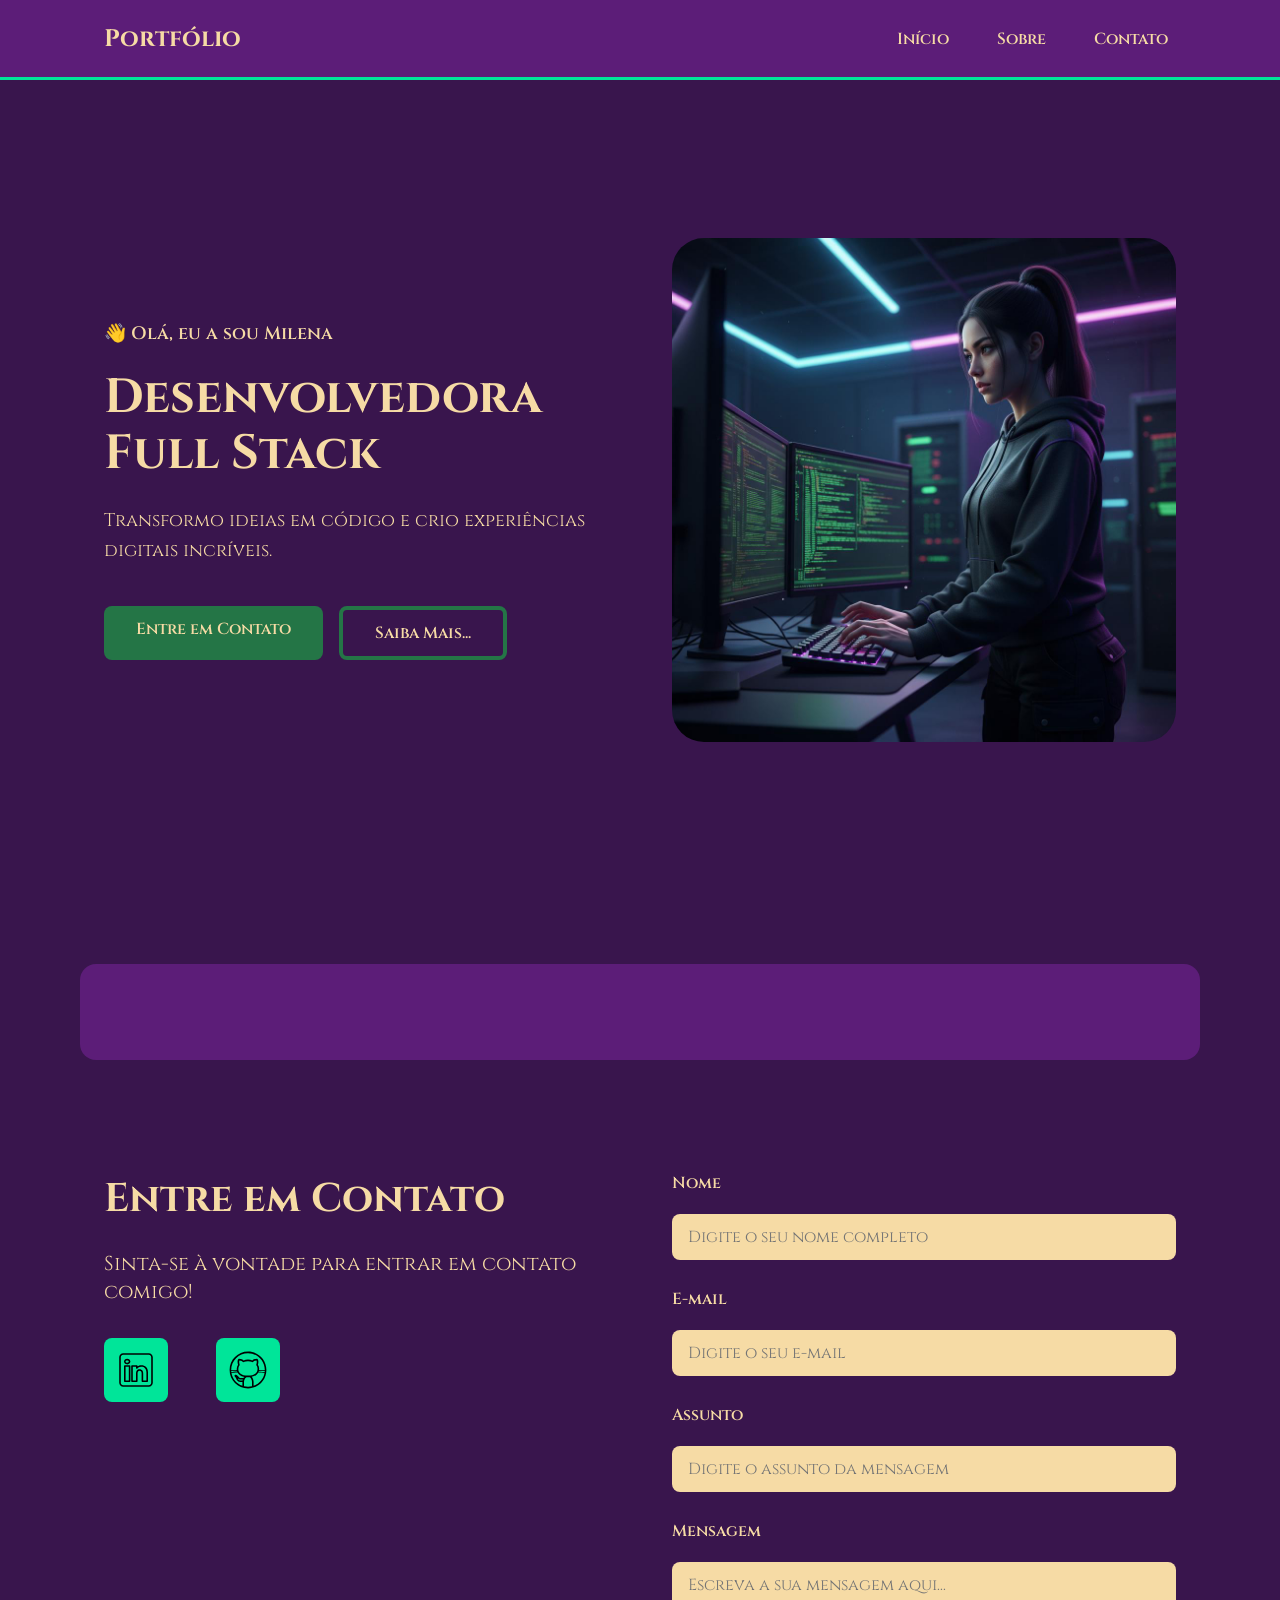
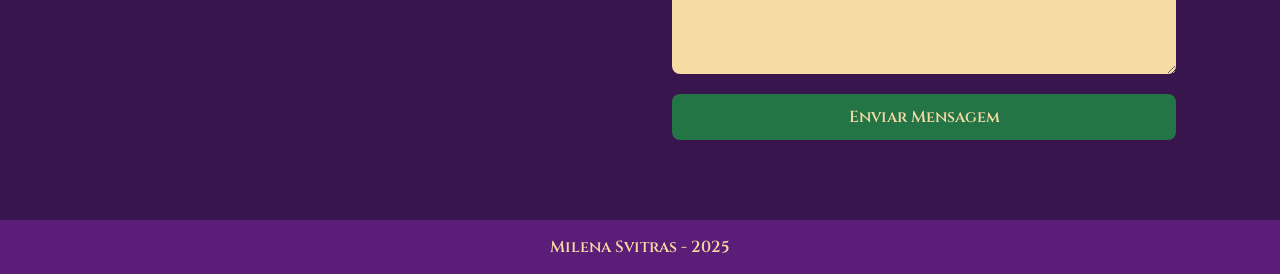
<file: index.html>
<!DOCTYPE html>
<html lang="pt-br">

<head>

    <!-- Servidores de Fontes do Google -->
    <link rel="preconnect" href="https://fonts.googleapis.com">
    <link rel="preconnect" href="https://fonts.gstatic.com" crossorigin>

     <!-- Google Fonts -->
    <link href="https://fonts.googleapis.com/css2?family=Cinzel:wght@400;700&family=Inter:wght@300;400;600&display=swap" rel="stylesheet">
    
    <!--PADRÃO DE CARACTERES -->
    <meta charset="UTF-8">

    <!-- LAYOUT MOBILE -->
    <meta name="viewport" content="width=device-width, initial-scale=1.0">

    <!-- META TAGS ESSENCIAIS -->
    <meta name="author" content="Milena Svitras">
    <meta name="description"
        content="Portfólio de Milena Svitras, desenvolvedora Full Stack especializado em criar experiências digitais incríveis. Conheça meus projetos e entre em contato.">
    <meta name="robots" content="index, follow">

    <!-- FAVICON -->
    <link rel="icon" type="image/svg+xml" href="#">

    <!-- Link para o arquivo CSS -->
    <link rel="stylesheet" href="./assets/css/styles.css"> 

    <!-- TÍTULO DA PÁGINA -->
    <title>Portfólio da Milena</title>
    
</head>

<body>

    <!-- MENU  -->
    <header class="flex menu_container">
        <article class="menu_content">
            <div id="titulo">
                <a href="index.html">Portfólio</a>
            </div>

            <nav>
                <ul class="flex menu_list">
                    <li><a href="#hero">Início</a></li>
                    <li><a href="#about">Sobre</a></li>
                    <li><a href="#contact">Contato</a></li>
                </ul>
            </nav>
        </article>
    </header>

    <!-- MAIN -->
    <main>

        <!-- #HERO -->
        <section id="hero" class="hero_container">

            <!-- BOAS VINDAS -->
            <article class="hero_content">
                <h4>👋 Olá, eu a sou Milena</h4>
                <h1>Desenvolvedora Full Stack</h1>
                <p>Transformo ideias em código e crio experiências digitais incríveis.</p>
                <div class="hero_buttons">
                    <a href="#contact" class="botao">Entre em Contato</a>
                    <a href="#about" class="botao-outline">Saiba Mais...</a>
                </div>
            </article>

            <!-- IMAGEM COM ANIMAÇÃO -->
            <figure class="hero_image">
                <img
                    src="./assets/img/mi.svg"
                    alt="Ilustração com uma pessoa desenvolvedora escrevendo código."
                    class="ilustracao float-animation"
                >
            </figure>

        </section>

        <!-- #ABOUT -->
        <section id="about" class="about_container">

        </section>

        <!-- #CONTACT -->
        <section id="contact" class="contact_container">

            <!-- REDES SOCIAIS -->
            <article class="contact_info">
                <h4>Entre em Contato</h4>
                <p>Sinta-se à vontade para entrar em contato comigo!</p>
                <div class="social_container">
                    <a href="https://www.linkedin.com/in/milenasoliv/" target="_blank" class="social_icon">
                        <img
                            src="./assets/img/linkedin.svg"
                            alt="LinkedIn"
                        >
                    </a>
                    <a href="https://github.com/misoliv" target="_blank" class="social_icon">
                        <img
                            src="./assets/img/github.svg"
                            alt="GitHub"
                        >
                    </a>
                </div>
            </article>

            <!-- FORMULÁRIO -->
            <form action="https://formsubmit.co/e1b50c35ca06dc243902b6380e35e849
            " method="POST" id="formulario">

                <input type="hidden" name="_next" value="https://misoliv.github.io/PORTFOLIO_GENERATION/">
                <input type="hidden" name="_captcha" value="false">
                
                <label for="nome">Nome</label>
                <input id="nome" name="nome" type="text" placeholder="Digite o seu nome completo">
                <span id="txtNome"></span>

                <label for="email">E-mail</label>
                <input id="email" name="email" type="text" placeholder="Digite o seu e-mail">
                <span id="txtEmail"></span>

                <label for="assunto">Assunto</label>
                <input id="assunto" name="assunto" type="text" placeholder="Digite o assunto da mensagem">
                <span id="txtAssunto"></span>

                <label for="mensagem">Mensagem</label>
                <textarea id="mensagem" name="mensagem" placeholder="Escreva a sua mensagem aqui..."></textarea>

                <button class="botao" type="submit">Enviar Mensagem</button>
            </form>
        </section>

    </main>

    <!-- FOOTER -->
    <footer>
        Milena Svitras - 2025
    </footer>

    <!-- Script JavaScript -->
    <script src="./assets/js/scripts.js"></script>

</body>

</html>
</file>
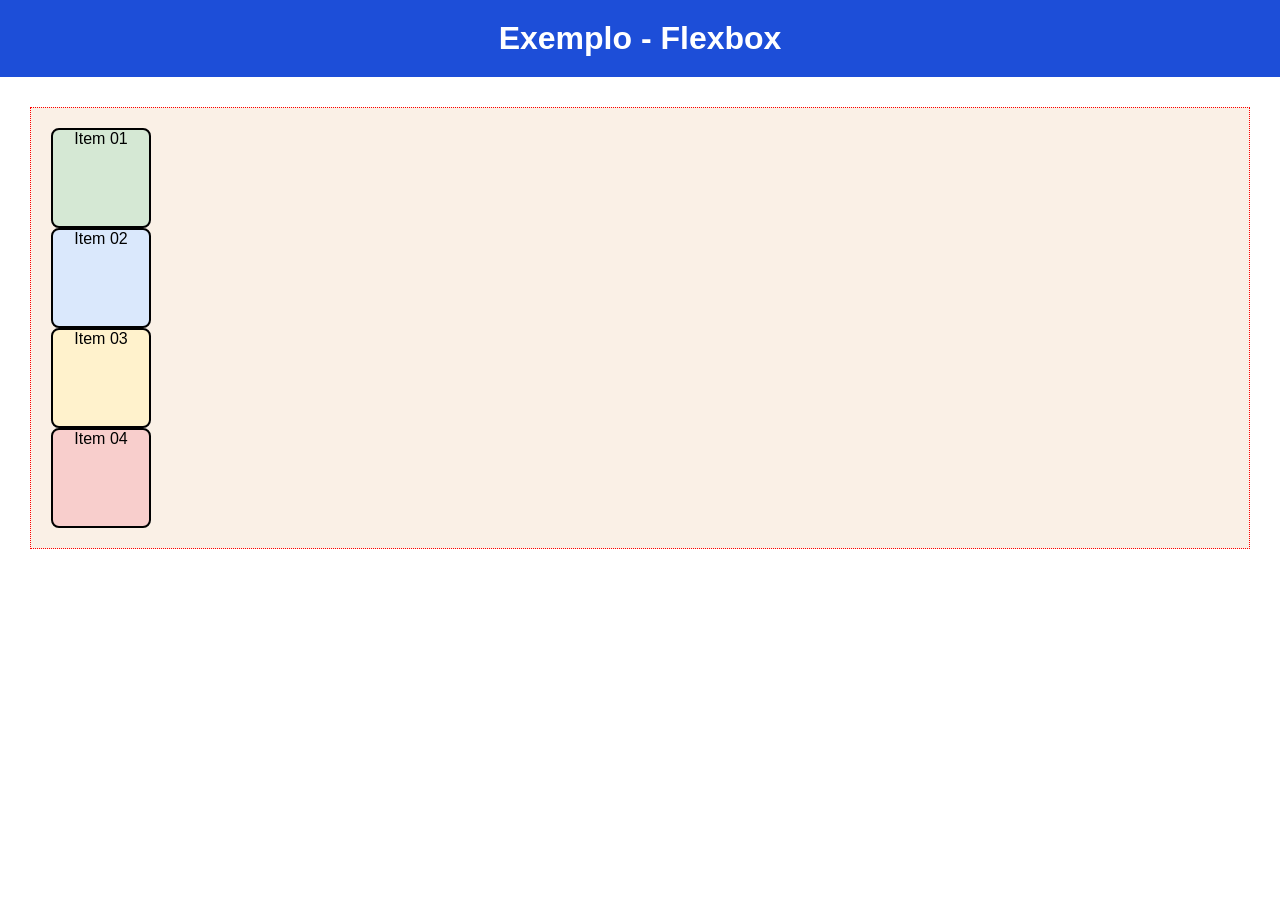
<file: exemplos_fundweb/01_css_flexbox/index.html>
﻿<!DOCTYPE html>
<html lang="pt-br">

<head>
    <meta charset="UTF-8">
    <meta name="viewport" content="width=device-width, initial-scale=1.0">
    <link rel="icon" href="https://ik.imagekit.io/vzr6ryejm/ok-button-svgrepo-com.svg?updatedAt=1703863582133" />
    
    <link rel="stylesheet" href="style.css">

    <title>Flexbox</title>
</head>

<body>
    <header>
        <h1>Exemplo - Flexbox</h1>
    </header>
    <div class="container">
        <div class="child child1">Item 01</div>
        <div class="child child2">Item 02</div>
        <div class="child child3">Item 03</div>
        <div class="child child4">Item 04</div>
    </div>
</body>

</html>
</file>
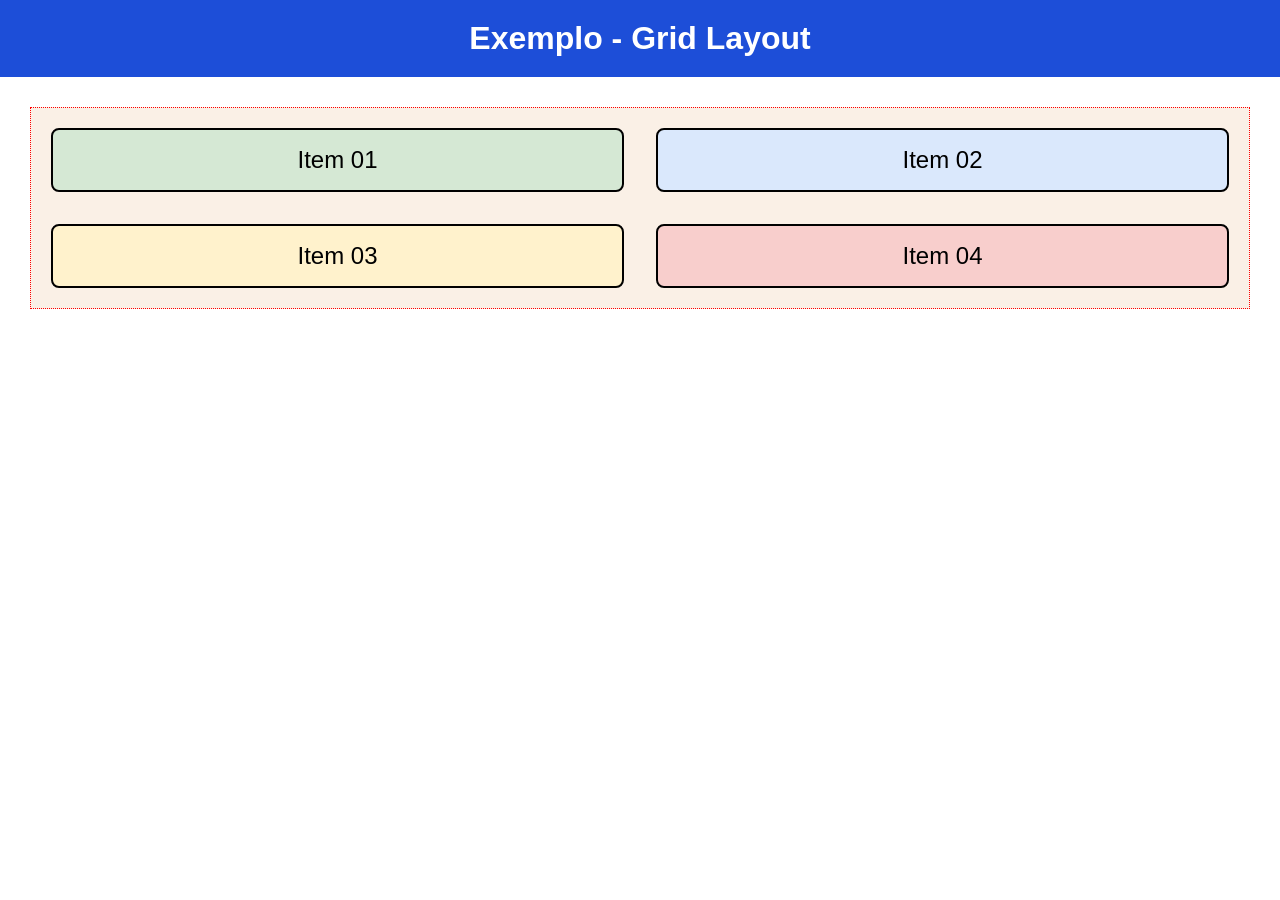
<file: exemplos_fundweb/02_css_gridlayout/index.html>
﻿<!DOCTYPE html>
<html lang="pt-br">

<head>
    <meta charset="UTF-8">
    <meta name="viewport" content="width=device-width, initial-scale=1.0">
    <link rel="icon" href="https://ik.imagekit.io/vzr6ryejm/ok-button-svgrepo-com.svg?updatedAt=1703863582133" />
    
    <link rel="stylesheet" href="style.css">

    <title>Grid Layout</title>
</head>

<body>
    <header>
        <h1>Exemplo - Grid Layout</h1>
    </header>
    <div class="container">
        <div class="child child1">Item 01</div>
        <div class="child child2">Item 02</div>
        <div class="child child3">Item 03</div>
        <div class="child child4">Item 04</div>
    </div>
</body>

</html>
</file>
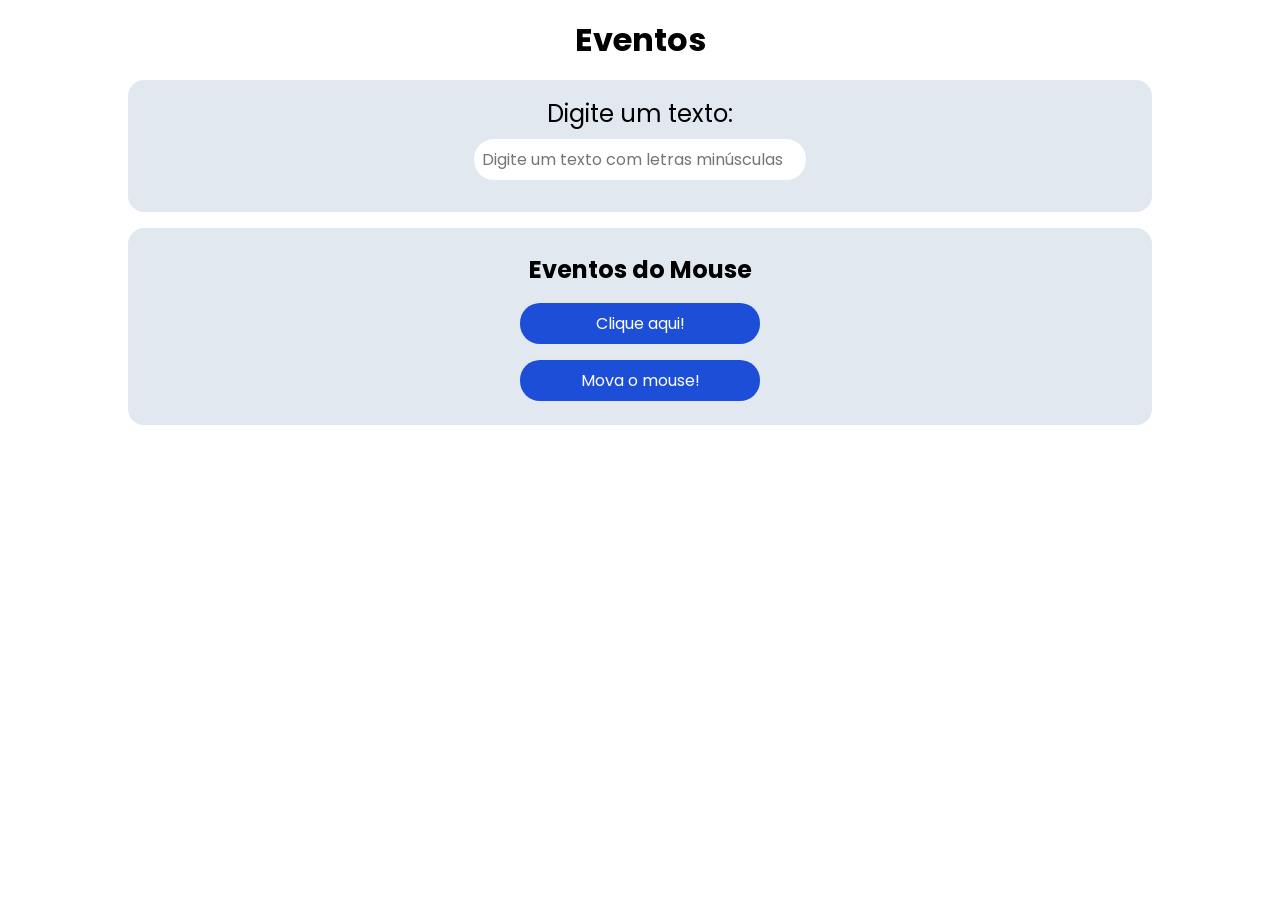
<file: exemplos_fundweb/06_js_eventos/index.html>
﻿<!DOCTYPE html>
<html lang="pt-br">

<head>
    <!-- Fontes do Google -->
    <link rel="preconnect" href="https://fonts.googleapis.com">
    <link rel="preconnect" href="https://fonts.gstatic.com" crossorigin>

    <meta charset="UTF-8">
    <meta name="viewport" content="width=device-width, initial-scale=1.0">
    <link rel="icon" href="https://ik.imagekit.io/vzr6ryejm/js_favicon.svg?updatedAt=1749780666012" />

    <!-- Fonte do Google - Poppins -->
    <link href="https://fonts.googleapis.com/css2?family=Poppins&display=swap" rel="stylesheet">

    <!-- Links para as Folhas de Estilo da Página - CSS -->
    <link rel="stylesheet" href="./assets/css/styles.css">

    <title>Eventos</title>
    
</head>

<body>
    <div class="container">
        <div id="titulo">
            <h1>Eventos</h1>
        </div>
        
        <div class="conteudo">
            <label for="input_change"><strong>Digite um texto: </strong></label>
            <input onchange="upperCase()" type="text" id="input_change" placeholder="Digite um texto com letras minúsculas">
            <label id="uppercase"></label>
        </div>

        <div class="conteudo">
            <h2>Eventos do Mouse</h2>
            <button id="botao_clique">Clique aqui!</button>
            <button id="botao_over">Mova o mouse!</button>
        </div>

    </div>

    <script src="./assets/js/scripts.js"></script>
</body>

</html>
</file>
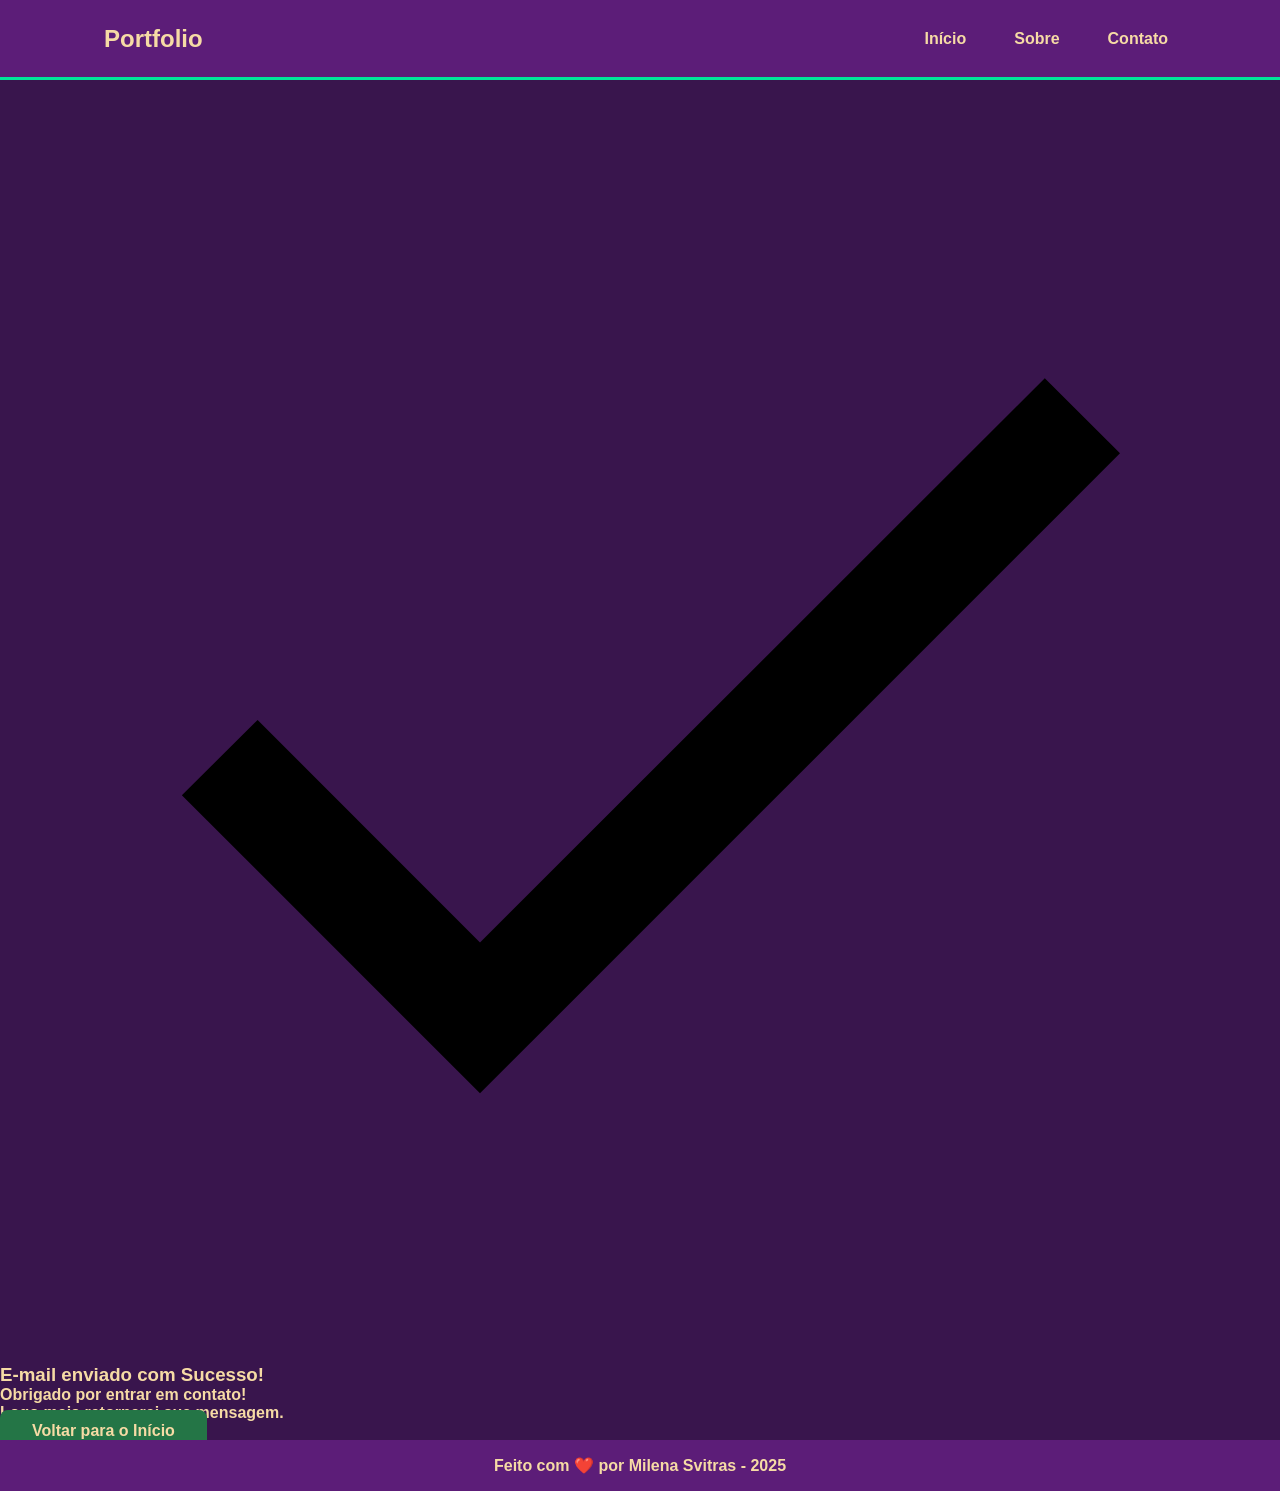
<file: sucess.html>
<!DOCTYPE html>
<html lang="pt-br">

<head>

    <!-- Servidores de Fontes do Google -->
    <link rel="preconnect" href="https://fonts.googleapis.com">
    <link rel="preconnect" href="https://fonts.gstatic.com" crossorigin>

    <!-- Fonte do Google - Poppins -->
    <link href="https://fonts.googleapis.com/css2?family=Poppins&display=swap" rel="stylesheet">
    
    <!--PADRÃO DE CARACTERES -->
    <meta charset="UTF-8">

    <!-- LAYOUT MOBILE -->
    <meta name="viewport" content="width=device-width, initial-scale=1.0">

    <!-- META TAGS ESSENCIAIS -->
    <meta name="author" content="Milena Svitras">
    <meta name="description"
        content="Portfólio de Milena Svitras, desenvolvedora Full Stack especializado em criar experiências digitais incríveis. Conheça meus projetos e entre em contato.">
    <meta name="robots" content="index, follow">

    <!-- FAVICON -->
    <link rel="icon" type="image/svg+xml" href="./assets/img/favicon.svg">

    <!-- Link para o arquivo CSS -->
    <link rel="stylesheet" href="./assets/css/styles.css"> 

    <!-- TÍTULO DA PÁGINA -->
    <title>Portfólio do Rafael</title>

</head>

<body>
    <!-- MENU -->
    <header class="flex menu_container">
        <article class="menu_content">
            <div id="titulo">
                <a href="index.html">Portfolio</a>
            </div>
            <nav>
                <ul class="flex menu_list">
                    <li><a href="index.html#hero">Início</a></li>
                    <li><a href="index.html#about">Sobre</a></li>
                    <li><a href="index.html#contact">Contato</a></li>
                </ul>
            </nav>
        </article>
    </header>

    <!-- MAIN -->
    <main>
        <section class="sucess_container">
            <article class="sucess_content">

                <figure class="sucess_icon">
                    <img src="./assets/img/sucess.svg" alt="Ilustração de desenvolvedora trabalhando"
                        class="float-animation">
                </figure>

                <h1>E-mail enviado com Sucesso!</h1>
                <h4>Obrigado por entrar em contato! <br /> Logo mais retornarei sua mensagem.</h4>

                <a class="botao" href="index.html">Voltar para o Início</a>

            </article>
        </section>
    </main>
    
    <!-- Footer - Rodapé -->
    <footer>
        
        Feito com ❤️ por Milena Svitras - 2025

    </footer>

    
</body>
</file>
<file: assets/css/styles.css>
/* Reset do Navegador */
* {
    margin: 0;
    padding: 0;
    box-sizing: border-box;
    text-decoration: none;
    outline: none;
    font-family: 'Cinzel', sans-serif;
}

/* === VARIÁVEIS === */
:root {
    /* Cores */
  --purple-dark: #39154d;
  --purple: #5c1d78;
  --green-200: #247546;
  --green: #00E599;
  --gold: #f6dba5;

/* Sombras */
  --shadow-md: 0 0.25rem 0.75rem #6B36C84D;
  --shadow-lg: 0 0.5rem 1.5rem #6B36C833;
}

/* Estilos Globais */

html{
    scroll-behavior: smooth;
}

body{
    display: flex;
    flex-direction: column;
    min-height: 100vh;
    background-color: var(--purple-dark);
    color: var(--gold)
}

main{
    flex: 1;
}

a,
button{
    cursor: pointer;
}

/* Botões */

.botao,
.botao-outline{
    padding: 0.75rem 2rem;
    border-radius: 0.5rem;
    font-size: 1rem;
    font-weight: 600;
    text-align: center;
    transition: all 0.3s ease;
}

.botao{
    border: none;
    color: var(--gold);
    background-color: var(--green-200);
}

.botao:hover {
    background-color: var(--purple);
    box-shadow: var(--shadow-md);
    transform: translateY(-0.25rem);
}

.botao-outline{
    border: 0.25rem solid var(--green-200);
    color: var(--purple-500);
    background-color: transparent;
}

.botao-outline:hover {
    background-color: var(--purple);
    color: var(--gold);
    box-shadow: var(--shadow-md);
    transform: translateY(-0.25rem);
}

/* Menu */

.menu_container{
    position: sticky;
    top: 0;
    width: 100%;
    height: 5rem;
    background-color: var(--purple);
    border-bottom: 0.2rem solid var(--green);
    box-shadow: var(--shadow-sm);
    z-index: 1000;
}

.menu_content{
    display: flex;
    justify-content: space-between;
    align-items: center;
    width: 70rem;
    height: 100%;
    padding: 0 1.5rem;
    margin: 0 auto;
}

.menu_container a{
    font-weight: 600;
    color: var(--gold);
    transition: color 0.3s ease;
}

.menu_container a:hover{
    color: var(--purple-200);
}

#titulo a{
    font-size: 1.5rem;
    font-weight: 700;
}

.menu_list{
    display: flex;
    list-style: none;
    gap: 2rem;
}

.menu_list a{
    padding: 0.5rem;
}

/* Seções - Estilos Comuns */

.hero_container,
.about_container,
.contact_container{
    max-width: 70rem;
    margin: 0 auto;
    padding: 3rem 1.5rem;
    scroll-margin-top: 6rem;
}

/* === HERO === */
.hero_container {
    min-height: calc(100vh - 5rem);
    display: flex;
    align-items: center;
    gap: 4rem;
}

.hero_content {
    flex: 1;
    display: flex;
    flex-direction: column;
    gap: 1.5rem;
}

.hero_content h4 {
    font-size: 1.125rem;
    font-weight: 600;
    color: var(--gold);
}

.hero_content h1 {
    font-size: 3rem;
    font-weight: 700;
    line-height: 3.5rem;
    color: var(--gold);
}

.hero_content p {
    font-size: 1.125rem;
    line-height: 1.875rem;
    color: var(--gold);
}

.hero_buttons {
    display: flex;
    gap: 1rem;
    margin-top: 1rem;
}

.hero_image {
    flex: 1;
    display: flex;
    justify-content: center;
    align-items: center;
}

.ilustracao {
    width: 100%;
    max-width: 100%;
    border-radius: 2rem;
}

/* Animação - Imagem Hero */
@keyframes float {

    0%,
    100% {
        transform: translateY(0);
    }

    50% {
        transform: translateY(-1.25rem);
    }
}

/* === ABOUT === */
.about_container {
    margin: 4rem auto;
    display: flex;
    align-items: center;
    gap: 4rem;
    background-color: var(--purple);
    border-radius: 1rem;
}

.about_image {
    flex: 0 0 17.5rem;
}

.about_image img {
    width: 100%;
    border: 0.375rem solid var(--purple-500);
    border-radius: 50%;
    box-shadow: var(--shadow-lg);
}

.about_content h2 {
    font-size: 2.5rem;
    font-weight: 700;
    margin-bottom: 1.5rem;
    color: var(--purple-800);
}

.about_content p {
    font-size: 1.125rem;
    line-height: 1.875rem;
    color: var(--gray-400);
    margin-bottom: 1rem;
}

.about_stats {
    display: flex;
    gap: 2rem;
    margin-top: 2rem;
    align-items: center;
}

.about_stats .botao {
    margin-right: auto;
}

.stat-item {
    text-align: center;
}

.stats-wrapper {
    display: flex;
    flex-direction: row;
    gap: 2rem;
    margin-top: 2rem;
}

.stats-wrapper .stat-number {
    font-size: 1.5rem;
    font-weight: 700;
    color: var(--purple-500);
    margin-bottom: 0;
}

.stats-wrapper .stat-label {
    font-size: 0.875rem;
    color: var(--gray-400);
    margin-bottom: 0;
}

/* === CONTACT === */
.contact_container{
    display: grid;
    grid-template-columns: 1fr 1fr;
    margin: 4rem auto 2rem;
    gap: 4rem;
}

.contact_info h4{
    font-size: 2.5rem;
    font-weight: 700;
    margin-bottom: 1.5rem;
    color: var(--purple-500);
}

.contact_info p{
    font-size: 1.25rem;
    line-height: 1.75rem;
    color: var(--gray-400);
    margin-bottom: 2rem;
}

.social_container{
    display: flex;
    gap: 3rem;
}

.social_icon{
    width: 4rem;
    height: 4rem;
    padding: 0.75rem;
    background-color: var(--green);
    border-radius: 0.5rem;
    transition: all 0.3s ease;
}

.social_icon:hover{
    background-color: var(--purple);
    transform: translateY(-0.25rem);
    box-shadow: var(--shadow-md);
}

.social_icon img{
    width: 100%;
    filter: brightness(0) saturate(100%);
}

.social_icon:hover img{
    filter: brightness(0) invert(100%);
}

/* Formulário de Contato */

form{
    display: flex;
    flex-direction: column;
    gap: 1.25rem;
}

form label{
    font-size: 1rem;
    font-weight: 600;
    color: var(--black-800);
}

form input,
textarea{
    width: 100%;
    padding: 0.75rem 1rem;
    border: 0.25rem solid var(--gray-200);
    border-radius: 0.5rem;
    font-size: 1rem;
    background-color: var(--gold);
    transition: border-color 0.3s ease;
}

form input:focus,
form textarea:focus{
    border-color: var(--purple-500);
    box-shadow: var(--shadow-focus);
}

form textarea{
    resize: vertical;
    min-height: 7rem;
}

form span{
    font-size: 0.75rem;
    color: var(--error);
    margin-top: -0.75rem;
    font-weight: 500;
}

/* === SUCESS === */

.success-box {
    display: grid;
    grid-template-columns: 1fr 1fr;
    margin: 4rem auto 2rem;
    gap: 4rem;
}

.success-box img {
    width: 100px;
    height: 100px;
    margin-bottom: 2rem;
    animation: float 3s ease;
}

.success-box h1 {
    color: var(--purple-700);
    font-size: 2rem;
    font-weight: 700;
    margin-bottom: 1rem;
}

.success-box p {
    font-size: 1.125rem;
    color: var(--gray-400);
    margin-bottom: 2rem;
    line-height: 1.75rem;
}

.success-box button {
    background-color: var(--purple-500);
    color: var(--white);
    border: none;
    border-radius: 0.5rem;
    padding: 0.75rem 2rem;
    font-size: 1rem;
    font-weight: 600;
    transition: all 0.3s ease;
}

.success-box button:hover {
    background-color: var(--purple-700);
    transform: translateY(-0.25rem);
    box-shadow: var(--shadow-md);
}

/* Footer */
footer{
    text-align: center;
    padding: 1rem;
    font-weight: 600;
    background: linear-gradient(to right top, var(--purple), var(--purple));
    color: var(--gold);
    margin-top: auto;
}

/* Responsividade */

/* Smartphones (até 490px) */

@media screen and(max-width: 490px){
    .menu_content{
        justify-content: center;
        padding: 0 1 rem;
    }

    .menu_list{
        display: none;
    }
    #titulo a{
        font-size: 1.25rem;
    }
    
    /* Hero */
    .hero_container{
        flex-direction: column-reverse;
        gap: 2rem;
        padding: 1.5rem 1rem;
        min-height: auto;
    }

    .hero_content h4{
        font-size: 1rem;
    }

    .hero_content h1{
        font-size: 2rem;
        line-height: 2.5rem;
    }

    .hero_content p{
        font-size: 1rem;
        line-height: 1.5rem;
    }

    .hero_buttons{
        flex-direction: column;
        width: 100%;
        gap: 0.75rem;
    }
    
    /* About */
    .about_container{
        flex-direction: column;
        gap: 2rem;
    }

    .about_content h2{
        font-size: 1.75rem;
    }

    .about_content p{
        font-size: 1rem;
        line-height: 1.5rem;
    }
    
    .about_stats{
        flex-direction: column;
        align-items: center;
        gap: 1rem;
    }

    .about_stats .botao{
        width: 100%;
        font-size: 0.9rem;
        padding: 0.5rem 1.25rem;
    }

}
</file>
<file: exemplos_fundweb/01_css_flexbox/style.css>
﻿* {
    margin: 0;
    padding: 0;
    box-sizing: border-box;
    color: #000;
    font-family: 'Segoe UI', Tahoma, Geneva, Verdana, sans-serif;
    text-align: center;
}

header{
    padding: 20px 20px;
    background-color: #1d4ed8;
}

h1{
    font-weight: 700;
    color: #fff;
}

.container{
    border: 1px dotted red;
    background-color: linen;
    margin: 30px 30px;
    padding: 20px;
}

.child{
    width: 100px;
    height: 100px; 
    border: 2px solid #000;
    border-radius: 8px;
    font-weight: 400;
}

.child1{
    background-color: #D5E8D4;
}

.child2{
    background-color: #DAE8FC;
}

.child3{
    background-color: #FFF2CC;
}

.child4{
    background-color: #F8CECC;
}
</file>
<file: exemplos_fundweb/02_css_gridlayout/style.css>
﻿* {
    margin: 0;
    padding: 0;
    box-sizing: border-box;
    color: #000;
    font-family: 'Segoe UI', Tahoma, Geneva, Verdana, sans-serif;
    text-align: center;
}

header {
    padding: 20px 20px;
    background-color: #1d4ed8;
}

h1 {
    font-weight: 700;
    color: #fff;
}

.container {
    display: grid;
    grid-template-columns: repeat(2, minmax(0, 2fr));
    /* grid-template: 1fr 2fr / 2fr 1fr; */
    /* grid-template-rows: 1fr 2fr; */
    gap: 2rem;
    border: 1px dotted red;
    background-color: linen;
    margin: 30px 30px;
    padding: 20px;
}

.child {
    border: 2px solid #000;
    border-radius: 8px;
    font-size: 1.5rem;
    display: flex;
    align-items: center;
    justify-content: center;
    padding: 1rem;
}

.child1 {
    background-color: #D5E8D4;
}

.child2 {
    background-color: #DAE8FC;
}

.child3 {
    background-color: #FFF2CC;
}

.child4 {
    background-color: #F8CECC;
}
</file>
<file: exemplos_fundweb/06_js_eventos/assets/css/styles.css>
﻿* {
    margin: 0;
    padding: 0;
    box-sizing: border-box;
    font-weight: 400;
    font-family: 'Poppins', sans-serif;
}

h1,
h2{
    font-weight: 700;
}

h2{
    padding: 0.5rem;
}

p {
    text-align: justify;
    font-size: 1.5rem;
}

button,
a {
    cursor: pointer;
}

button{
    width: 15rem;
    background-color: #1d4ed8;
    color: white;
    padding: 0.5rem 1rem;
    margin: 0.5rem;
    border-radius: 20px;
    border: none;
    font-size: 1rem;
}

label {
    font-size: 1.5rem;
    text-align: left;
}

#uppercase {
    color: red;
    font-weight: bold;
}

input{
    margin: .5rem 0 1rem;
    padding: .5rem;
    border-radius: 20px;
    border: none;
    font-size: 1rem;
}

#titulo{
    text-align: center;
    margin: 1rem;
}

.conteudo{
    width: 80vw;
    border-radius: 1rem;
    padding: 1rem;
    margin: 1rem auto;
    display:flex;
    flex-direction: column;
    justify-content: center;
    align-items:center;
    background-color: #e2e8f0;
}
</file>
